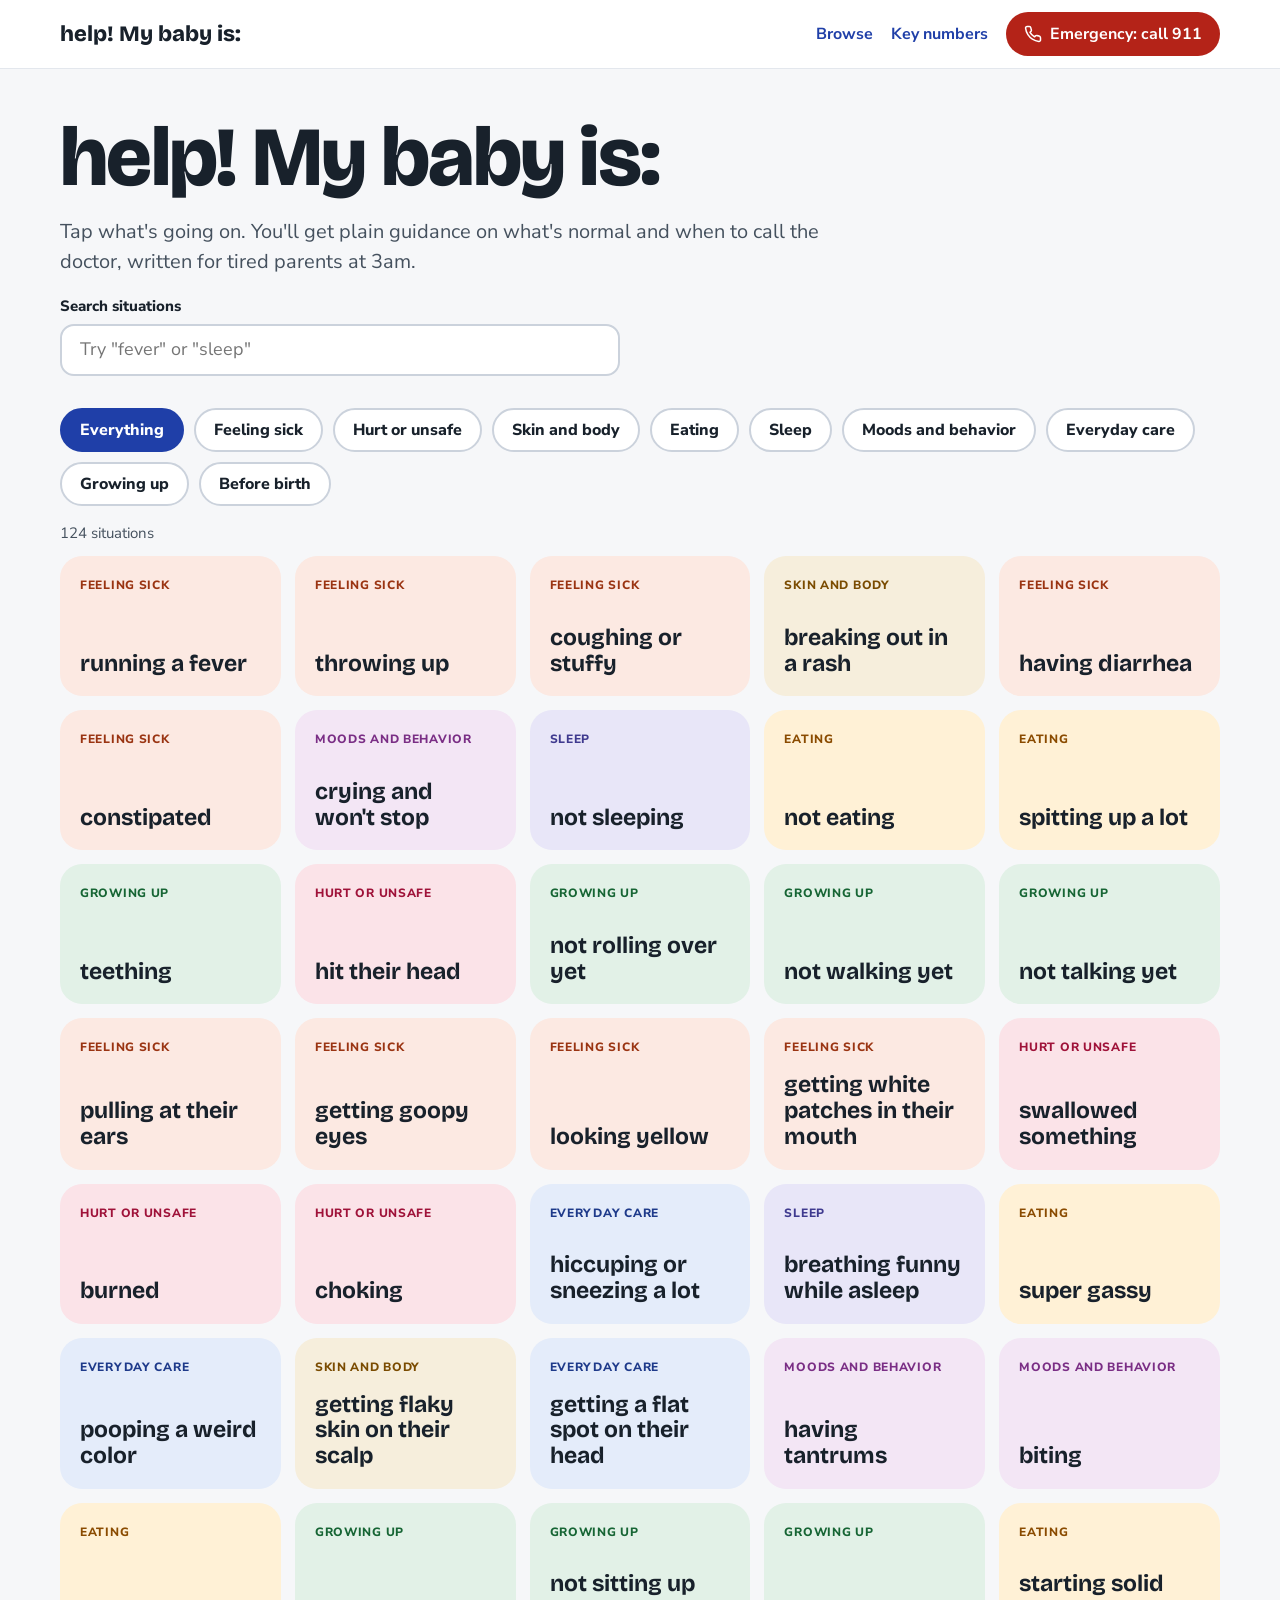
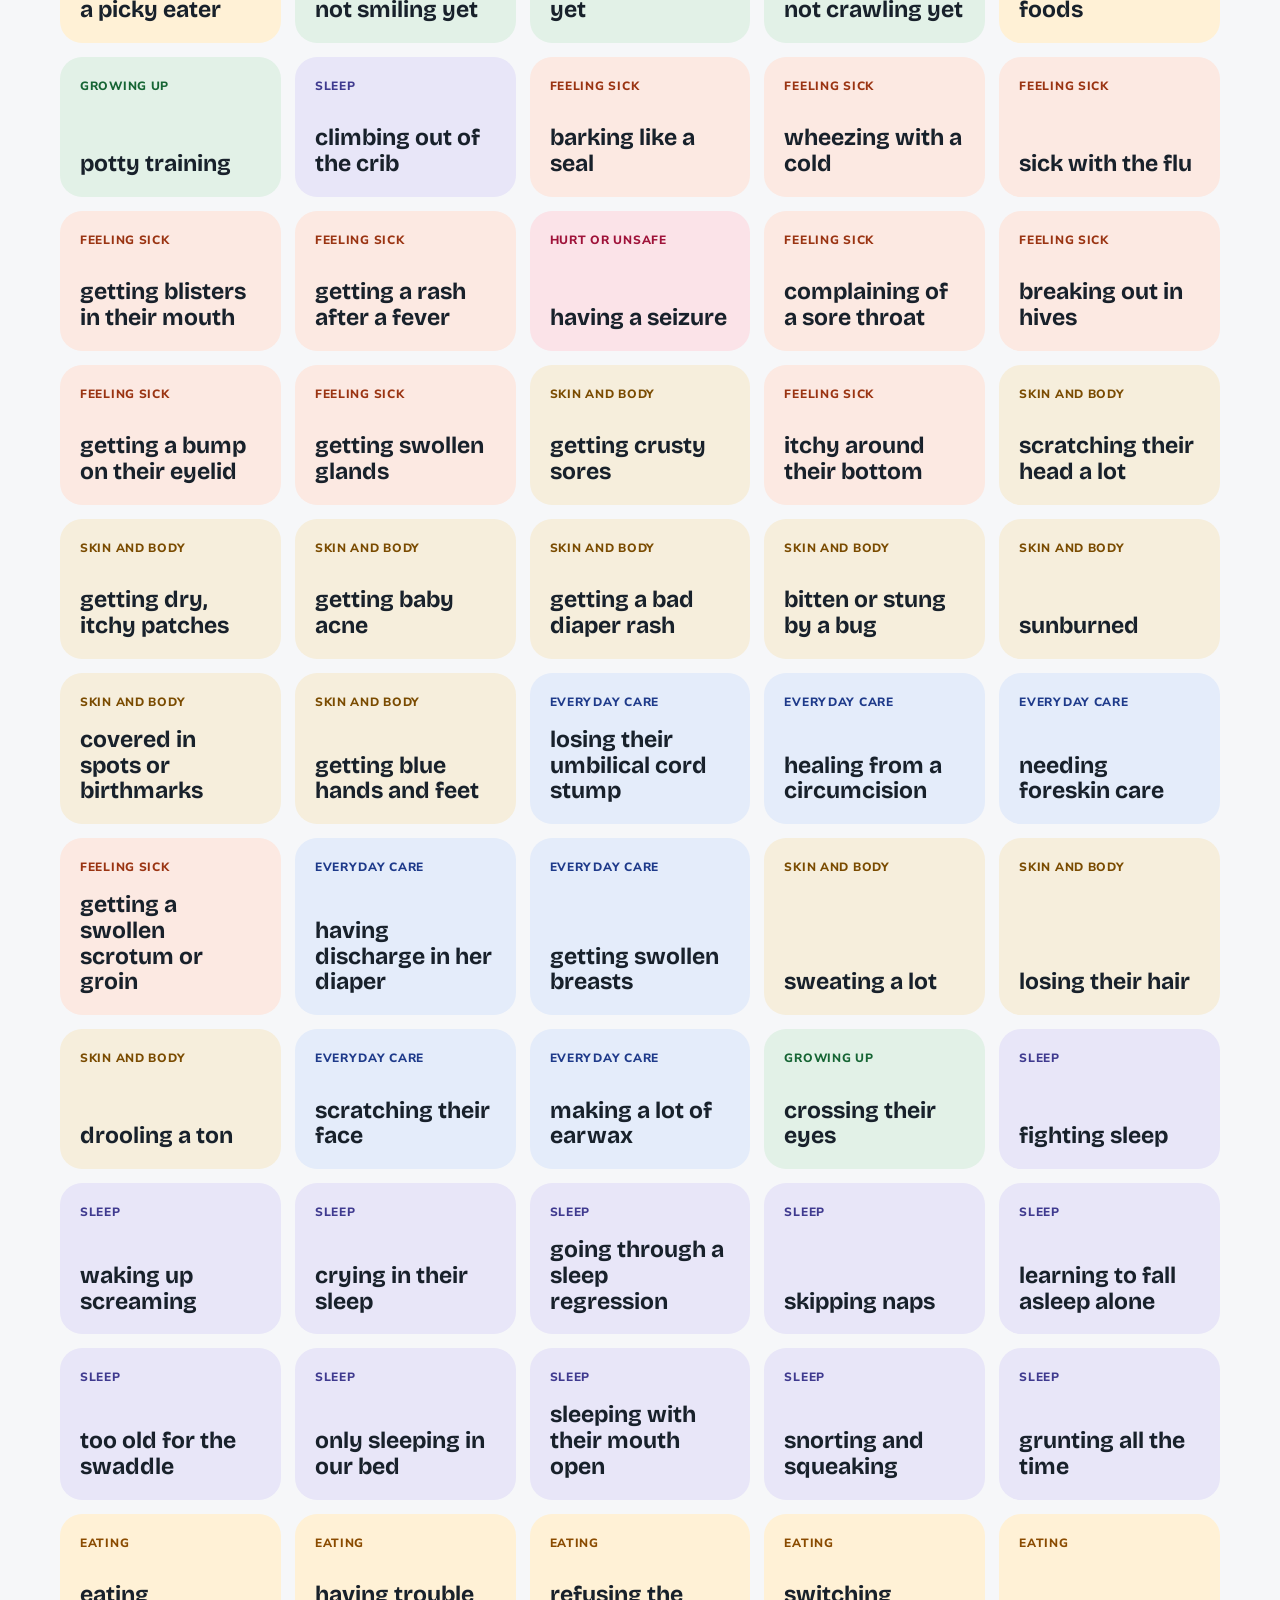
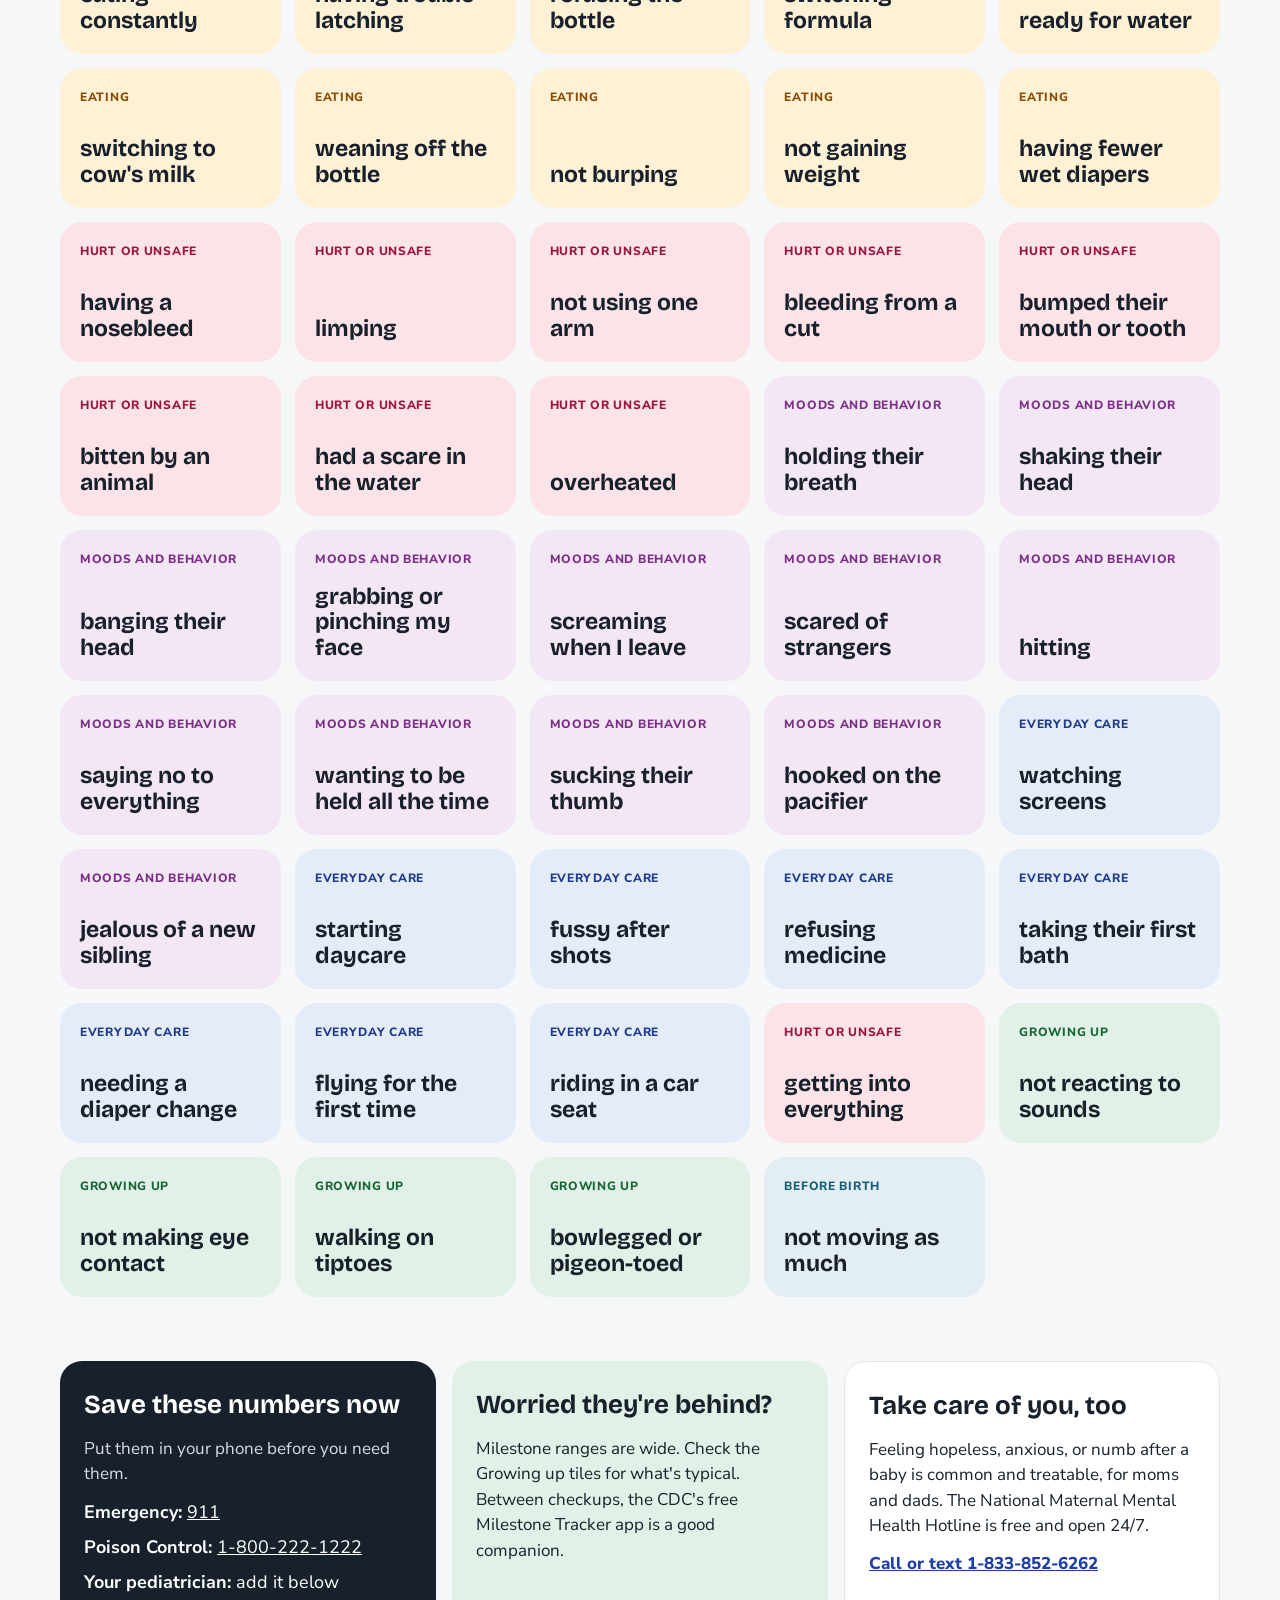
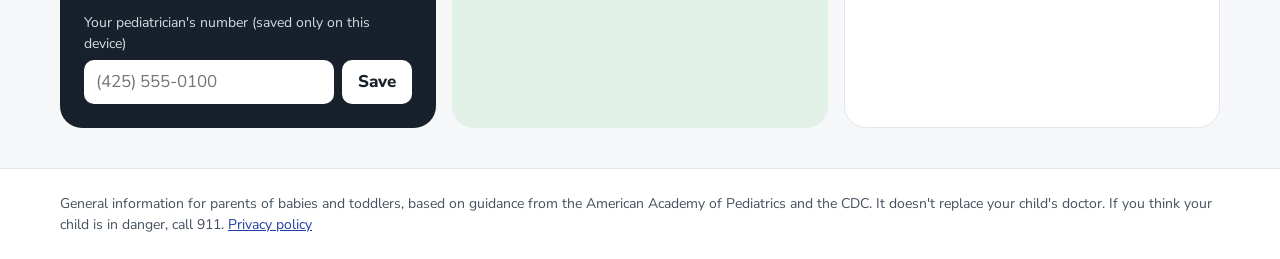
<file: index.html>
<!doctype html>
<html lang="en">
<head>
<meta charset="utf-8">
<meta name="viewport" content="width=device-width, initial-scale=1">
<title>help! My baby is:</title>
<meta name="description" content="Plain guidance for parents of newborns and toddlers: what's normal, what to try, and when to call the doctor or 911.">
<meta name="theme-color" content="#F6F7F9">
<link rel="icon" href="icon.svg" type="image/svg+xml">
<link rel="apple-touch-icon" href="icon.svg">
<link rel="manifest" href="manifest.webmanifest">
<link rel="preconnect" href="https://fonts.googleapis.com">
<link rel="preconnect" href="https://fonts.gstatic.com" crossorigin>
<link href="https://fonts.googleapis.com/css2?family=Bricolage+Grotesque:opsz,wght@12..96,600;12..96,700;12..96,800&family=Nunito+Sans:opsz,wght@6..12,400;6..12,600;6..12,700;6..12,800&display=swap" rel="stylesheet">
<link rel="stylesheet" href="styles.css">
</head>
<body>
<a class="skip" href="#main">Skip to content</a>
<header class="topbar">
  <div class="wrap topbar-inner">
    <a href="#" class="brand">help! My baby is:</a>
    <nav aria-label="Main" class="nav">
      <a href="#" data-home>Browse</a>
      <a href="#numbers">Key numbers</a>
      <a href="tel:911" class="pill-911">
        <svg width="18" height="18" viewBox="0 0 24 24" fill="none" stroke="currentColor" stroke-width="2" stroke-linecap="round" stroke-linejoin="round" aria-hidden="true"><path d="M22 16.9v3a2 2 0 0 1-2.2 2 19.8 19.8 0 0 1-8.6-3.1 19.5 19.5 0 0 1-6-6A19.8 19.8 0 0 1 2.1 4.2 2 2 0 0 1 4.1 2h3a2 2 0 0 1 2 1.7c.1.9.4 1.8.7 2.7a2 2 0 0 1-.5 2.1L8 9.8a16 16 0 0 0 6 6l1.3-1.3a2 2 0 0 1 2.1-.4c.9.3 1.8.6 2.7.7a2 2 0 0 1 1.7 2z"/></svg>
        Emergency: call 911</a>
    </nav>
  </div>
</header>

<main id="main" class="wrap">
  <section id="home">
    <div class="hero">
      <h1>help! My baby is:</h1>
      <p class="lede">Tap what's going on. You'll get plain guidance on what's normal and when to call the doctor, written for tired parents at 3am.</p>
      <div class="search">
        <label for="search">Search situations</label>
        <input id="search" type="search" placeholder="Try &quot;fever&quot; or &quot;sleep&quot;" autocomplete="off">
      </div>
    </div>
    <div class="chips" role="group" aria-label="Filter by category" id="chips"></div>
    <p class="count" id="count" aria-live="polite"></p>
    <div class="grid" id="grid"></div>
    <p class="empty" id="empty" hidden>Nothing matched that. Try a simpler word, or call your pediatrician's nurse line if you're unsure.</p>
  </section>

  <section id="detail" hidden aria-labelledby="detail-title">
    <a href="#" class="back">
      <svg width="20" height="20" viewBox="0 0 24 24" fill="none" stroke="currentColor" stroke-width="2" stroke-linecap="round" stroke-linejoin="round" aria-hidden="true"><path d="M15 18l-6-6 6-6"/></svg>
      All situations</a>
    <div class="detail-head">
      <span class="tag" id="d-cat"></span>
      <h2 id="detail-title"></h2>
      <p class="lede" id="d-normal"></p>
    </div>
    <div class="card card-911" id="d-now-wrap">
      <div>
        <h3>Call 911 or go to the ER if</h3>
        <ul id="d-now"></ul>
      </div>
      <a href="tel:911" class="btn-911">Call 911</a>
    </div>
    <div class="card card-calm" id="d-calm">Usually not an emergency. Bring it up with your doctor, and call sooner if something feels off to you.</div>
    <div class="two">
      <div class="card card-doc">
        <h3>Call the doctor if</h3>
        <ul id="d-doc"></ul>
      </div>
      <div class="card card-try">
        <h3>Things to try</h3>
        <ul id="d-try"></ul>
      </div>
    </div>
    <p class="fine" id="d-fine">Unsure? Trust your gut and call your pediatrician. Most offices have a 24-hour nurse line.</p>
  </section>

  <section id="numbers" class="numbers">
    <div class="card card-dark">
      <h2>Save these numbers now</h2>
      <p>Put them in your phone before you need them.</p>
      <ul class="plain">
        <li><strong>Emergency:</strong> <a href="tel:911">911</a></li>
        <li><strong>Poison Control:</strong> <a href="tel:18002221222">1-800-222-1222</a></li>
        <li><strong>Your pediatrician:</strong> <span id="ped-num">add it below</span></li>
      </ul>
      <form id="ped-form" class="ped-form">
        <label for="ped">Your pediatrician's number (saved only on this device)</label>
        <div class="ped-row">
          <input id="ped" type="tel" inputmode="tel" placeholder="(425) 555-0100">
          <button type="submit">Save</button>
        </div>
      </form>
    </div>
    <div class="card card-green">
      <h2>Worried they're behind?</h2>
      <p>Milestone ranges are wide. Check the Growing up tiles for what's typical. Between checkups, the CDC's free Milestone Tracker app is a good companion.</p>
    </div>
    <div class="card">
      <h2>Take care of you, too</h2>
      <p>Feeling hopeless, anxious, or numb after a baby is common and treatable, for moms and dads. The National Maternal Mental Health Hotline is free and open 24/7.</p>
      <a href="tel:18338526262" class="strong-link">Call or text 1-833-852-6262</a>
    </div>
  </section>
</main>

<nav class="quickbar" aria-label="Quick help">
  <a href="tel:911" class="qb-911">Call 911</a>
  <a href="#numbers" class="qb-nurse" id="qb-nurse">Nurse line</a>
</nav>

<footer class="footer">
  <div class="wrap">General information for parents of babies and toddlers, based on guidance from the American Academy of Pediatrics and the CDC. It doesn't replace your child's doctor. If you think your child is in danger, call 911. <a href="privacy.html">Privacy policy</a></div>
</footer>

<script src="data.js"></script>
<script src="app.js"></script>
</body>
</html>
</file>
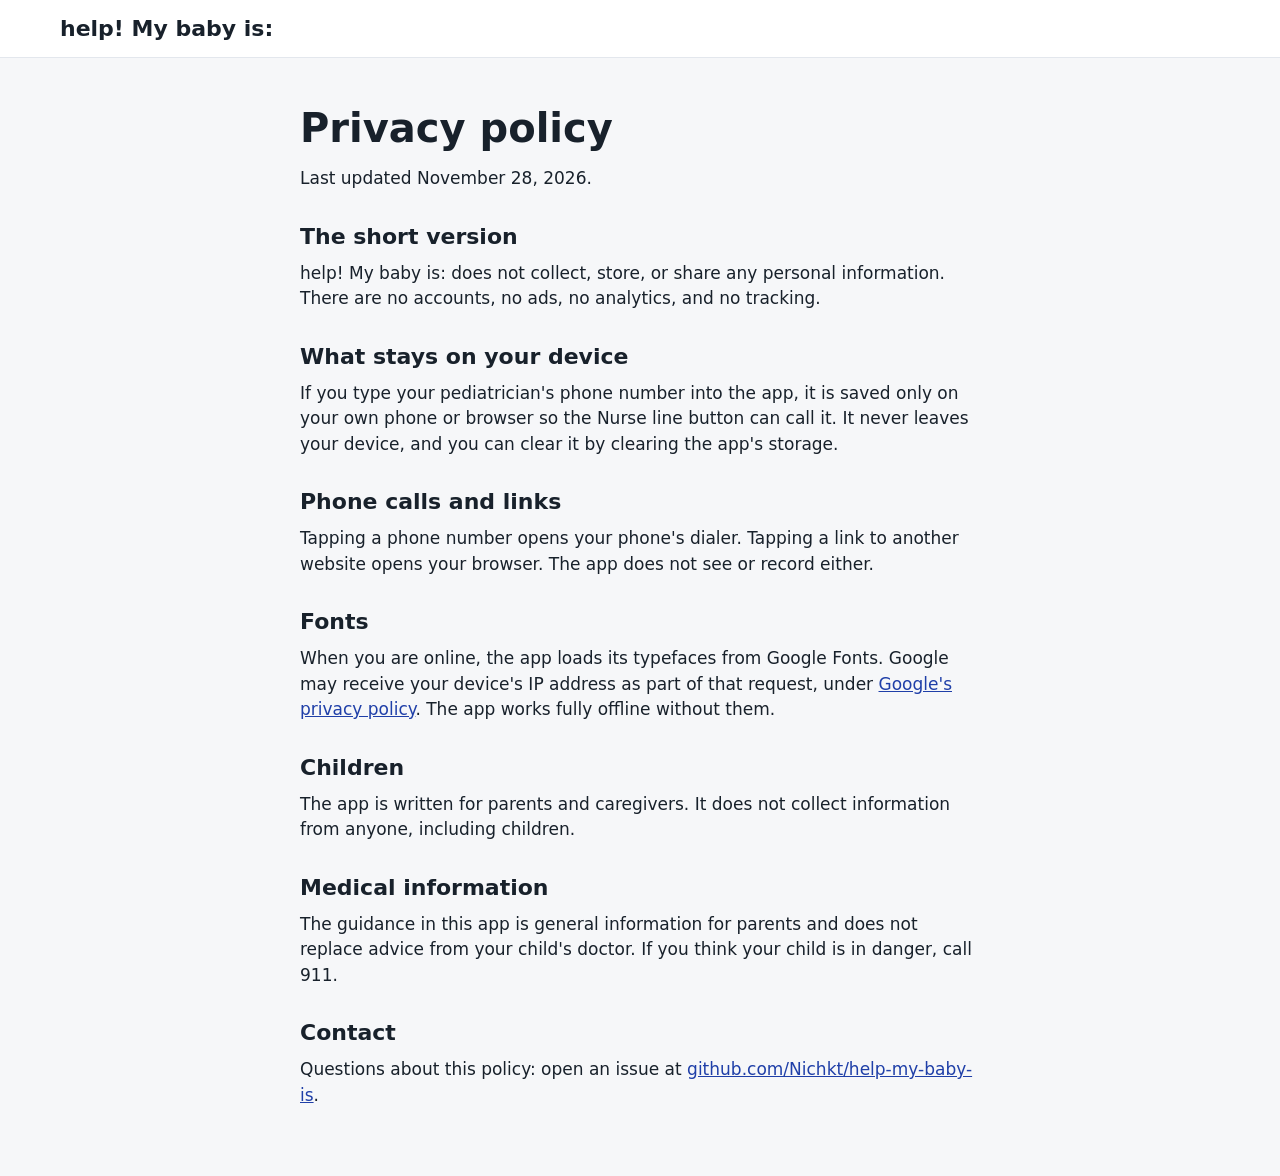
<file: privacy.html>
<!doctype html>
<html lang="en">
<head>
<meta charset="utf-8">
<meta name="viewport" content="width=device-width, initial-scale=1">
<title>Privacy policy | help! My baby is:</title>
<link rel="icon" href="icon.svg" type="image/svg+xml">
<link rel="stylesheet" href="styles.css">
<style>
  body { padding-bottom: 0; }
  .policy { max-width: 720px; padding-top: 40px; padding-bottom: 56px; }
  .policy h1 { font-size: 40px; margin-bottom: 8px; }
  .policy h2 { font-size: 22px; margin: 28px 0 8px; }
  .policy p { margin: 0 0 12px; }
</style>
</head>
<body>
<header class="topbar">
  <div class="wrap topbar-inner"><a href="./" class="brand">help! My baby is:</a></div>
</header>
<main class="wrap policy">
  <h1>Privacy policy</h1>
  <p>Last updated November 28, 2026.</p>

  <h2>The short version</h2>
  <p>help! My baby is: does not collect, store, or share any personal information. There are no accounts, no ads, no analytics, and no tracking.</p>

  <h2>What stays on your device</h2>
  <p>If you type your pediatrician's phone number into the app, it is saved only on your own phone or browser so the Nurse line button can call it. It never leaves your device, and you can clear it by clearing the app's storage.</p>

  <h2>Phone calls and links</h2>
  <p>Tapping a phone number opens your phone's dialer. Tapping a link to another website opens your browser. The app does not see or record either.</p>

  <h2>Fonts</h2>
  <p>When you are online, the app loads its typefaces from Google Fonts. Google may receive your device's IP address as part of that request, under <a href="https://policies.google.com/privacy">Google's privacy policy</a>. The app works fully offline without them.</p>

  <h2>Children</h2>
  <p>The app is written for parents and caregivers. It does not collect information from anyone, including children.</p>

  <h2>Medical information</h2>
  <p>The guidance in this app is general information for parents and does not replace advice from your child's doctor. If you think your child is in danger, call 911.</p>

  <h2>Contact</h2>
  <p>Questions about this policy: open an issue at <a href="https://github.com/Nichkt/help-my-baby-is/issues">github.com/Nichkt/help-my-baby-is</a>.</p>
</main>
</body>
</html>
</file>
<file: styles.css>
:root {
  --ink: #18212B;
  --ink-2: #33404D;
  --muted: #45515E;
  --ground: #F6F7F9;
  --surface: #FFFFFF;
  --line: #E3E7ED;
  --line-2: #CBD2DC;
  --accent: #1F3FA8;
  --accent-hover: #142B78;
  --red: #B42318;
  --red-ink: #8F1D12;
  --red-bg: #FEF0EE;
  --red-line: #F4B7AE;
  --amber-ink: #7A3E00;
  --amber-bg: #FFF6E8;
  --amber-line: #F1DDB8;
  --green-bg: #E2F1E7;
  --display: 'Bricolage Grotesque', system-ui, sans-serif;
  --body: 'Nunito Sans', system-ui, sans-serif;
}

* { box-sizing: border-box; }
html { scroll-behavior: smooth; }
body { margin: 0; background: var(--ground); color: var(--ink); font-family: var(--body); font-size: 17px; line-height: 1.5; padding-bottom: 88px; }
a { color: var(--accent); }
a:hover { color: var(--accent-hover); }
h1, h2, h3 { font-family: var(--display); margin: 0; }
ul { margin: 0; padding-left: 22px; display: flex; flex-direction: column; gap: 8px; }
.wrap { max-width: 1200px; margin: 0 auto; padding: 0 20px; }
.skip { position: absolute; left: -999px; top: 8px; background: var(--surface); padding: 8px 12px; border-radius: 8px; z-index: 10; }
.skip:focus { left: 8px; }
:focus-visible { outline: 3px solid var(--accent); outline-offset: 2px; }
#detail-title:focus { outline: none; }

/* Top bar */
.topbar { background: var(--surface); border-bottom: 1px solid var(--line); position: sticky; top: 0; z-index: 5; }
.topbar-inner { display: flex; flex-wrap: wrap; align-items: center; justify-content: space-between; gap: 12px; padding-top: 12px; padding-bottom: 12px; }
.brand { font-family: var(--display); font-weight: 800; font-size: 22px; color: var(--ink); text-decoration: none; }
.brand:hover { color: var(--ink); }
.nav { display: flex; flex-wrap: wrap; align-items: center; gap: 18px; font-weight: 700; font-size: 16px; }
.nav a { text-decoration: none; }
.pill-911 { display: inline-flex; align-items: center; gap: 8px; min-height: 44px; padding: 0 18px; border-radius: 999px; background: var(--red); color: #fff !important; }
.pill-911:hover { background: var(--red-ink); }

/* Home */
.hero { display: flex; flex-direction: column; gap: 18px; max-width: 760px; padding-top: 48px; }
.hero h1 { font-weight: 800; font-size: clamp(44px, 8vw, 84px); line-height: 0.98; letter-spacing: -0.02em; }
.lede { margin: 0; font-size: 20px; line-height: 1.5; color: var(--muted); }
.search { display: flex; flex-direction: column; gap: 6px; max-width: 560px; }
.search label { font-weight: 800; font-size: 15px; }
.search input { min-height: 52px; padding: 0 18px; font: inherit; font-size: 18px; border: 2px solid var(--line-2); border-radius: 14px; background: var(--surface); color: var(--ink); }
.search input:focus { border-color: var(--accent); outline: none; }

.chips { display: flex; flex-wrap: wrap; gap: 10px; margin-top: 32px; }
.chip { min-height: 44px; padding: 0 18px; border-radius: 999px; font: inherit; font-size: 16px; font-weight: 800; cursor: pointer; background: var(--surface); color: var(--ink); border: 2px solid var(--line-2); }
.chip[aria-pressed="true"] { background: var(--accent); color: #fff; border-color: var(--accent); }
.count { margin: 16px 0 12px; font-size: 15px; color: var(--muted); }

.grid { display: grid; grid-template-columns: repeat(auto-fill, minmax(220px, 1fr)); gap: 14px; }
.tile { display: flex; flex-direction: column; justify-content: space-between; gap: 16px; min-height: 140px; padding: 20px; border-radius: 22px; color: var(--ink); text-decoration: none; transition: transform .12s ease, box-shadow .12s ease; }
.tile:hover { color: var(--ink); transform: translateY(-2px); box-shadow: 0 6px 18px rgba(24, 33, 43, .08); }
.tile .tag { font-size: 12px; }
.tile-label { font-family: var(--display); font-size: 23px; font-weight: 700; line-height: 1.12; }
.tag { font-size: 13px; font-weight: 800; letter-spacing: .06em; text-transform: uppercase; }
.empty { font-size: 18px; color: var(--muted); }

/* Detail */
#detail { padding-top: 32px; display: flex; flex-direction: column; gap: 20px; }
#detail[hidden] { display: none; }
.back { align-self: flex-start; display: inline-flex; align-items: center; gap: 6px; min-height: 44px; padding: 0 16px 0 10px; border-radius: 999px; border: 2px solid var(--line-2); background: var(--surface); font-weight: 800; color: var(--ink); text-decoration: none; }
.back:hover { color: var(--ink); border-color: var(--ink); }
.detail-head { display: flex; flex-direction: column; gap: 10px; max-width: 820px; }
.detail-head h2 { font-size: clamp(34px, 6vw, 56px); font-weight: 800; line-height: 1.04; }
.detail-head .lede { color: var(--ink-2); }

.card { background: var(--surface); border: 1px solid var(--line); border-radius: 22px; padding: 24px; display: flex; flex-direction: column; gap: 12px; }
.card h3 { font-size: 23px; }
.card ul { font-size: 18px; }
.card-911 { background: var(--red-bg); border: 2px solid var(--red-line); flex-direction: row; flex-wrap: wrap; justify-content: space-between; align-items: flex-start; gap: 20px; }
.card-911 > div { flex: 999 1 380px; display: flex; flex-direction: column; gap: 10px; }
.card-911 h3 { color: var(--red-ink); }
.btn-911 { flex: 1 1 180px; display: inline-flex; align-items: center; justify-content: center; min-height: 56px; padding: 0 24px; border-radius: 16px; background: var(--red); color: #fff; font-weight: 800; font-size: 20px; text-decoration: none; }
.btn-911:hover { background: var(--red-ink); color: #fff; }
.card-calm { background: var(--green-bg); border: 0; font-size: 18px; }
.card-doc { background: var(--amber-bg); border-color: var(--amber-line); }
.card-doc h3 { color: var(--amber-ink); }
.two { display: grid; grid-template-columns: repeat(auto-fit, minmax(300px, 1fr)); gap: 16px; }
.fine { margin: 0; font-size: 15px; color: var(--muted); }

/* Numbers */
.numbers { margin: 64px 0 40px; display: grid; grid-template-columns: repeat(auto-fit, minmax(280px, 1fr)); gap: 16px; scroll-margin-top: 90px; }
.numbers h2 { font-size: 26px; }
.numbers p { margin: 0; }
.card-dark { background: var(--ink); color: #fff; border: 0; }
.card-dark p { color: #D5DCE4; }
.card-dark a { color: #fff; }
.card-green { background: var(--green-bg); border: 0; }
.plain { list-style: none; padding: 0; font-size: 18px; }
.strong-link { font-weight: 800; }
.ped-form { display: flex; flex-direction: column; gap: 6px; margin-top: 4px; }
.ped-form label { font-size: 14px; color: #D5DCE4; }
.ped-row { display: flex; gap: 8px; }
.ped-row input { flex: 1; min-width: 0; min-height: 44px; padding: 0 12px; border-radius: 10px; border: 0; font: inherit; }
.ped-row button { min-height: 44px; padding: 0 16px; border-radius: 10px; border: 0; background: #fff; color: var(--ink); font: inherit; font-weight: 800; cursor: pointer; }

/* Quick bar (phones) */
.quickbar { position: fixed; left: 0; right: 0; bottom: 0; display: grid; grid-template-columns: 1fr 1fr; gap: 10px; padding: 10px 16px calc(10px + env(safe-area-inset-bottom)); background: var(--surface); border-top: 1px solid var(--line); z-index: 6; }
.quickbar a { min-height: 50px; border-radius: 14px; display: flex; align-items: center; justify-content: center; font-weight: 800; font-size: 17px; text-decoration: none; }
.qb-911 { background: var(--red); color: #fff; }
.qb-911:hover { color: #fff; }
.qb-nurse { border: 2px solid var(--ink); color: var(--ink); }

.footer { border-top: 1px solid var(--line); background: var(--surface); }
.footer .wrap { padding-top: 24px; padding-bottom: 24px; font-size: 14px; color: var(--muted); }

@media (min-width: 900px) {
  body { padding-bottom: 0; }
  .quickbar { display: none; }
}
@media (max-width: 600px) {
  .topbar { position: static; }
  .nav { display: none; }
  .brand { font-size: 18px; }
  .hero { padding-top: 24px; }
  .hero h1 { font-size: 46px; }
  .lede { font-size: 18px; }
  .grid { grid-template-columns: repeat(2, minmax(0, 1fr)); gap: 10px; }
  .tile { min-height: 120px; padding: 14px; border-radius: 18px; }
  .tile-label { font-size: 19px; }
  .chips { flex-wrap: nowrap; overflow-x: auto; margin: 24px -20px 0; padding: 0 20px 4px; }
  .chip { flex: 0 0 auto; }
}
@media (prefers-reduced-motion: reduce) {
  html { scroll-behavior: auto; }
  .tile { transition: none; }
}
</file>
